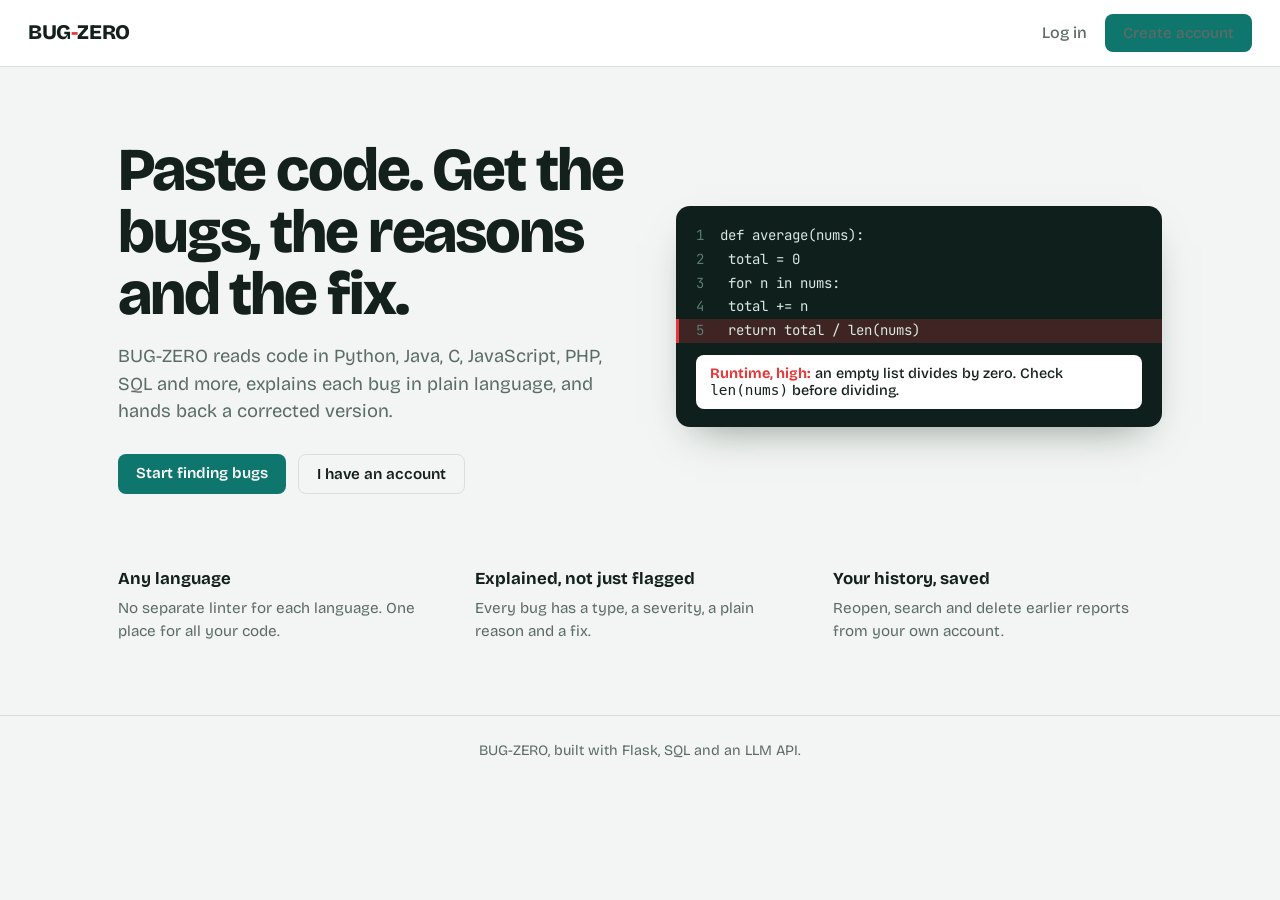
<file: frontend/index.html>
<!DOCTYPE html>
<html lang="en"><head><meta charset="utf-8"><meta name="viewport" content="width=device-width,initial-scale=1">
<title>BUG-ZERO: find bugs in any language</title><link rel="preconnect" href="https://fonts.googleapis.com"><link rel="stylesheet" href="https://fonts.googleapis.com/css2?family=Bricolage+Grotesque:wght@400;500;600;800&family=JetBrains+Mono:wght@400&display=swap">
<link rel="stylesheet" href="css/style.css"></head>
<body>
<nav class="nav"><a class="logo" href="index.html">BUG<b>-</b>ZERO</a>
  <div class="nav-links"><a href="login.html">Log in</a><a class="btn" href="register.html">Create account</a></div></nav>
<main>
<section class="hero">
  <div>
    <h1>Paste code. Get the bugs, the reasons and the fix.</h1>
    <p>BUG-ZERO reads code in Python, Java, C, JavaScript, PHP, SQL and more, explains each bug in plain language, and hands back a corrected version.</p>
    <div class="actions"><a class="btn" href="register.html">Start finding bugs</a><a class="btn ghost" href="login.html">I have an account</a></div>
  </div>
  <div class="demo" aria-label="Example bug report">
    <span class="ln"><i>1</i>def average(nums):</span>
    <span class="ln"><i>2</i>    total = 0</span>
    <span class="ln"><i>3</i>    for n in nums:</span>
    <span class="ln"><i>4</i>        total += n</span>
    <span class="ln hit"><i>5</i>    return total / len(nums)</span>
    <div class="tip"><strong>Runtime, high:</strong> an empty list divides by zero. Check <code>len(nums)</code> before dividing.</div>
  </div>
</section>
<section class="features">
  <div><h3>Any language</h3><p>No separate linter for each language. One place for all your code.</p></div>
  <div><h3>Explained, not just flagged</h3><p>Every bug has a type, a severity, a plain reason and a fix.</p></div>
  <div><h3>Your history, saved</h3><p>Reopen, search and delete earlier reports from your own account.</p></div>
</section>
</main>
<footer>BUG-ZERO, built with Flask, SQL and an LLM API.</footer>
</body></html>
</file>
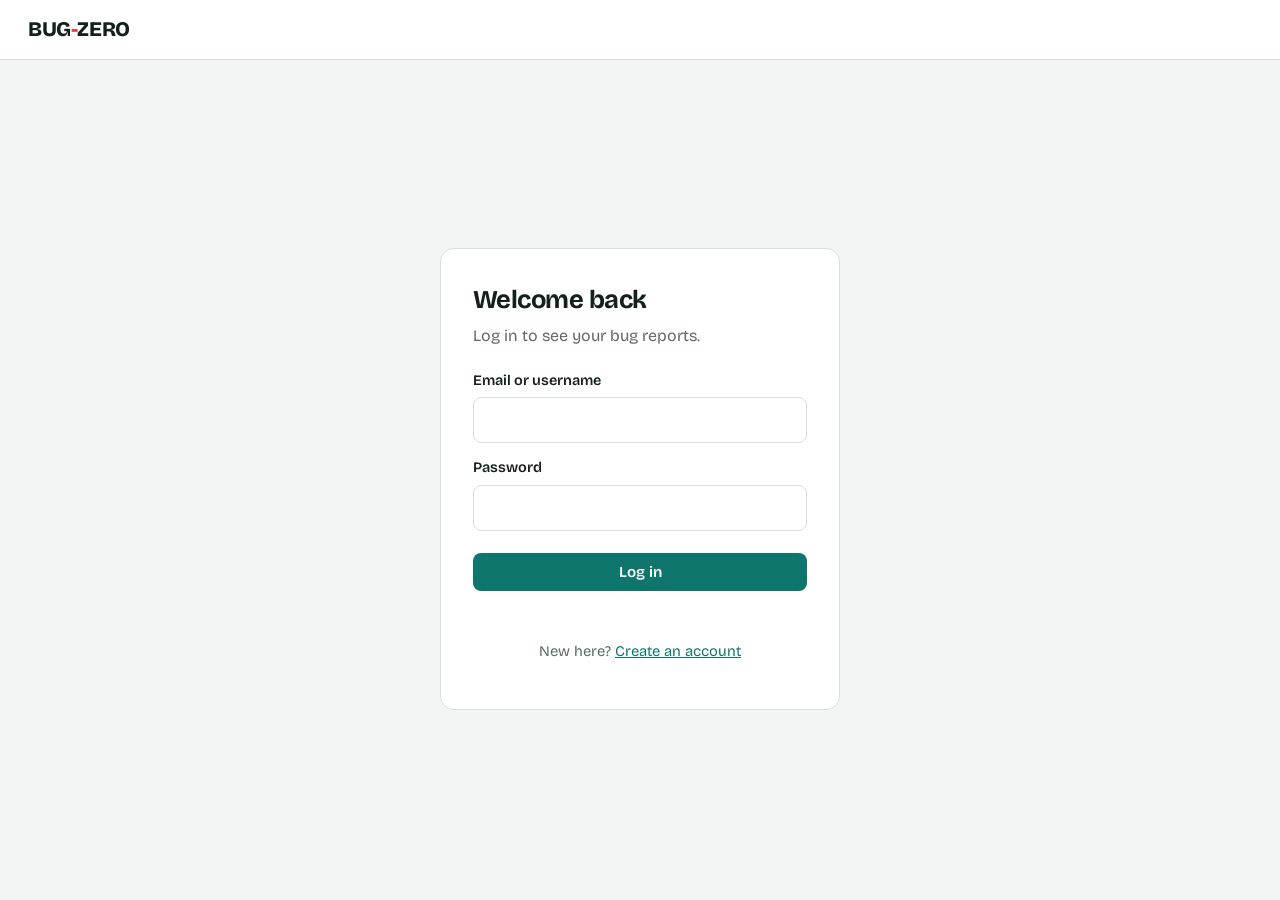
<file: frontend/history.html>
<!DOCTYPE html>
<html lang="en"><head><meta charset="utf-8"><meta name="viewport" content="width=device-width,initial-scale=1">
<title>History | BUG-ZERO</title><link rel="preconnect" href="https://fonts.googleapis.com"><link rel="stylesheet" href="https://fonts.googleapis.com/css2?family=Bricolage+Grotesque:wght@400;500;600;800&family=JetBrains+Mono:wght@400&display=swap">
<link rel="stylesheet" href="css/style.css"><link rel="stylesheet" href="css/dashboard.css"></head>
<body>
<nav class="nav"><a class="logo" href="dashboard.html">BUG<b>-</b>ZERO</a>
  <div class="nav-links"><a href="dashboard.html">Editor</a><a class="active" href="history.html">History</a><span id="nav-user"></span></div></nav>
<main class="page"><h1>Your bug reports</h1>
  <div class="toolbar"><input id="search" type="search" placeholder="Search by language, code or bug" aria-label="Search reports"></div>
  <div id="list" aria-live="polite"></div></main>
<script src="js/api.js"></script><script src="js/history.js"></script>
</body></html>
</file>
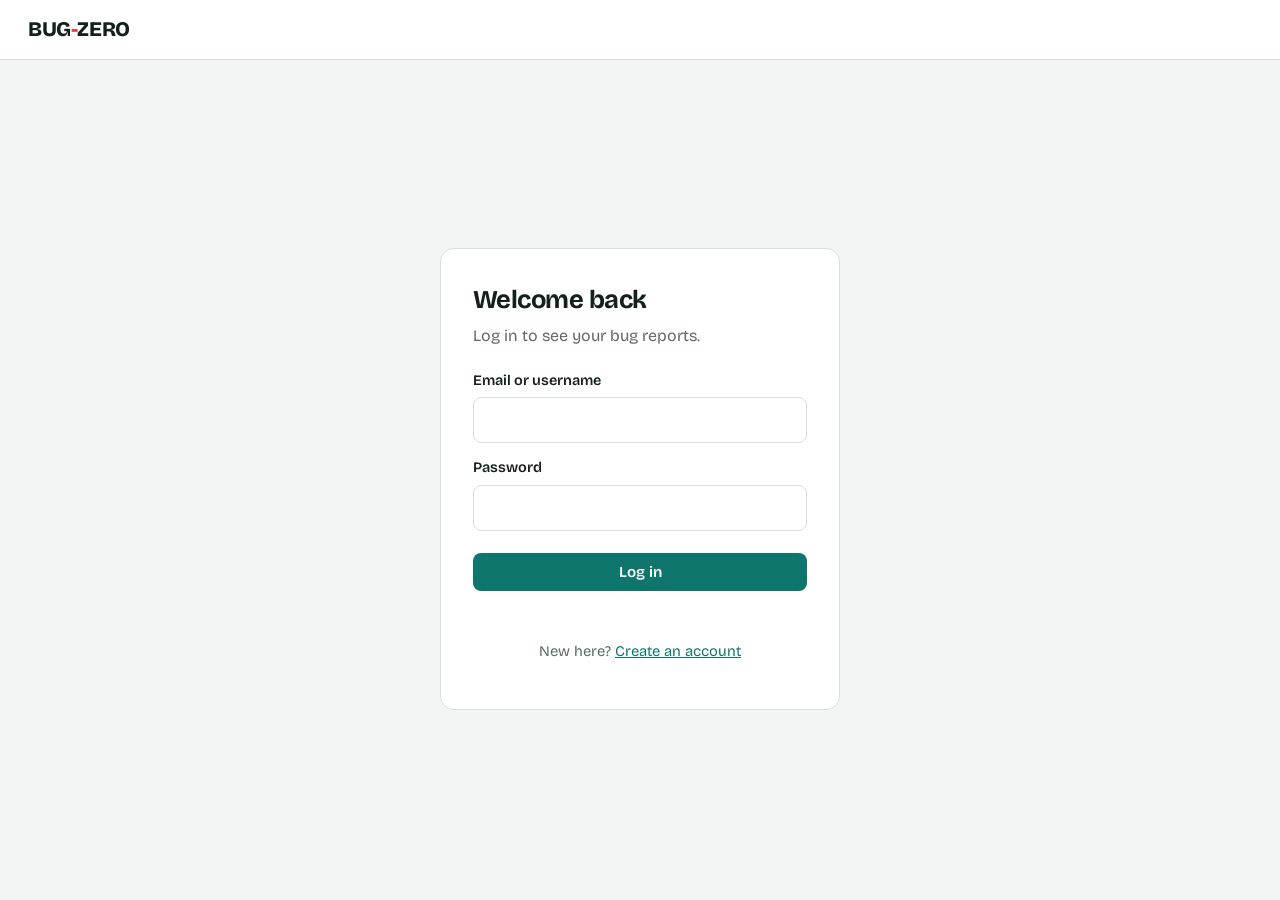
<file: frontend/login.html>
<!DOCTYPE html>
<html lang="en"><head><meta charset="utf-8"><meta name="viewport" content="width=device-width,initial-scale=1">
<title>Log in | BUG-ZERO</title><link rel="preconnect" href="https://fonts.googleapis.com"><link rel="stylesheet" href="https://fonts.googleapis.com/css2?family=Bricolage+Grotesque:wght@400;500;600;800&family=JetBrains+Mono:wght@400&display=swap">
<link rel="stylesheet" href="css/style.css"></head>
<body>
<nav class="nav"><a class="logo" href="index.html">BUG<b>-</b>ZERO</a></nav>
<main class="auth-wrap"><div class="auth-card">
  <h1>Welcome back</h1><p class="sub">Log in to see your bug reports.</p>
  <form id="auth-form" data-mode="login" novalidate>
    <label for="identifier">Email or username</label><input id="identifier" name="identifier" type="text" autocomplete="username" required>
    <label for="password">Password</label><input id="password" name="password" type="password" autocomplete="current-password" required>
    <button class="btn" type="submit">Log in</button>
    <div class="msg" id="msg" role="alert"></div>
  </form>
  <p class="alt">New here? <a href="register.html">Create an account</a></p>
</div></main>
<script src="js/api.js"></script><script src="js/auth.js"></script>
</body></html>
</file>
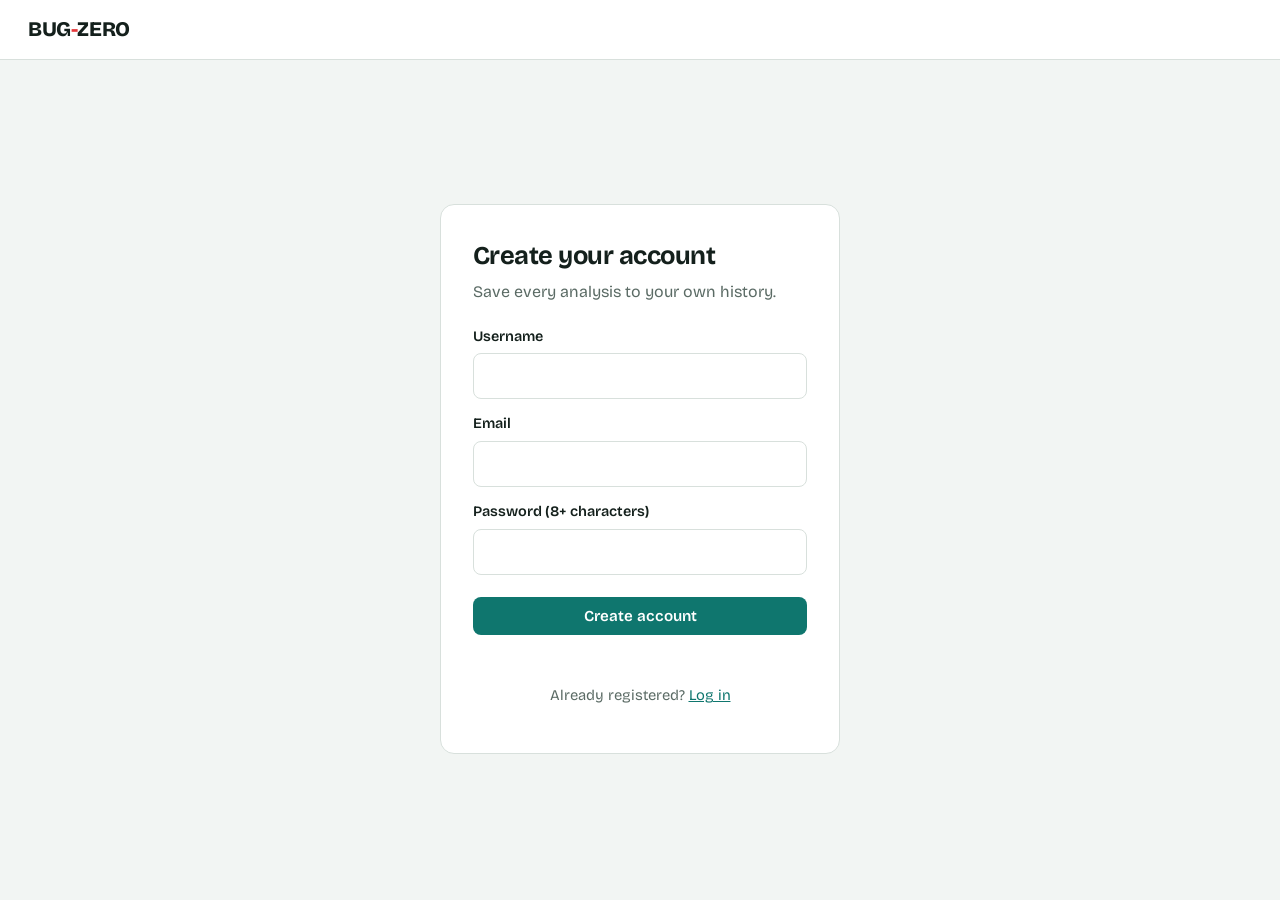
<file: frontend/register.html>
<!DOCTYPE html>
<html lang="en"><head><meta charset="utf-8"><meta name="viewport" content="width=device-width,initial-scale=1">
<title>Create account | BUG-ZERO</title><link rel="preconnect" href="https://fonts.googleapis.com"><link rel="stylesheet" href="https://fonts.googleapis.com/css2?family=Bricolage+Grotesque:wght@400;500;600;800&family=JetBrains+Mono:wght@400&display=swap">
<link rel="stylesheet" href="css/style.css"></head>
<body>
<nav class="nav"><a class="logo" href="index.html">BUG<b>-</b>ZERO</a></nav>
<main class="auth-wrap"><div class="auth-card">
  <h1>Create your account</h1><p class="sub">Save every analysis to your own history.</p>
  <form id="auth-form" data-mode="register" novalidate>
    <label for="username">Username</label><input id="username" name="username" type="text" autocomplete="username" required minlength="3">
    <label for="email">Email</label><input id="email" name="email" type="email" autocomplete="email" required>
    <label for="password">Password (8+ characters)</label><input id="password" name="password" type="password" autocomplete="new-password" required minlength="8">
    <button class="btn" type="submit">Create account</button>
    <div class="msg" id="msg" role="alert"></div>
  </form>
  <p class="alt">Already registered? <a href="login.html">Log in</a></p>
</div></main>
<script src="js/api.js"></script><script src="js/auth.js"></script>
</body></html>
</file>
<file: frontend/css/style.css>
:root{
  --paper:#f2f5f3; --card:#ffffff; --ink:#14201c; --muted:#5b6b65; --line:#d8e0dc;
  --brand:#0f766e; --brand-dark:#0b5a54; --bug:#e5383b; --bug-soft:#fde8e8;
  --low:#2f7d4f; --medium:#b7791f; --high:#d9480f; --critical:#c1121f;
  --font:"Bricolage Grotesque",system-ui,-apple-system,"Segoe UI",sans-serif;
  --mono:"JetBrains Mono",ui-monospace,Menlo,Consolas,monospace;
}
*{box-sizing:border-box}
html{scroll-behavior:smooth}
body{margin:0;font-family:var(--font);background:var(--paper);color:var(--ink);line-height:1.5;font-size:16px}
a{color:var(--brand)}
:focus-visible{outline:3px solid var(--brand);outline-offset:2px}
@media (prefers-reduced-motion:reduce){*{animation:none!important;transition:none!important}}

.nav{display:flex;align-items:center;justify-content:space-between;padding:14px 28px;background:var(--card);border-bottom:1px solid var(--line)}
.logo{font-weight:800;font-size:1.3rem;letter-spacing:-.02em;text-decoration:none;color:var(--ink)}
.logo b{color:var(--bug)}
.nav-links{display:flex;gap:18px;align-items:center}
.nav-links a{text-decoration:none;color:var(--muted);font-weight:500}
.nav-links a.active,.nav-links a:hover{color:var(--ink)}

.btn{display:inline-block;border:0;border-radius:8px;padding:10px 18px;font:600 .95rem var(--font);cursor:pointer;background:var(--brand);color:#fff;text-decoration:none;transition:background .15s}
.btn:hover{background:var(--brand-dark)}
.btn:disabled{opacity:.6;cursor:wait}
.btn.ghost{background:transparent;color:var(--ink);border:1px solid var(--line)}
.btn.ghost:hover{background:var(--paper)}
.btn.danger{background:transparent;color:var(--bug);border:1px solid #f1b9ba}
.btn.danger:hover{background:var(--bug-soft)}

/* landing */
.hero{display:grid;grid-template-columns:1.05fr 1fr;gap:48px;align-items:center;max-width:1100px;margin:0 auto;padding:72px 28px}
.hero h1{font-size:clamp(2.4rem,5vw,3.8rem);line-height:1.02;letter-spacing:-.035em;margin:0 0 18px;font-weight:800}
.hero p{color:var(--muted);font-size:1.15rem;max-width:34em;margin:0 0 28px}
.hero .actions{display:flex;gap:12px;flex-wrap:wrap}
.demo{background:#0f1f1b;color:#d9e8e2;border-radius:14px;padding:18px 0;font:14px/1.7 var(--mono);box-shadow:0 18px 40px -20px rgba(15,31,27,.5)}
.demo .ln{display:block;padding:0 20px}
.demo .ln i{color:#5d7a70;font-style:normal;margin-right:16px;user-select:none}
.demo .hit{background:rgba(229,56,59,.22);border-left:3px solid var(--bug);padding-left:17px}
.demo .tip{margin:12px 20px 0;background:#fff;color:var(--ink);border-radius:8px;padding:10px 14px;font:500 .9rem var(--font)}
.demo .tip strong{color:var(--bug)}
.features{max-width:1100px;margin:0 auto;padding:0 28px 72px;display:grid;grid-template-columns:repeat(3,1fr);gap:28px}
.features h3{margin:0 0 6px;font-size:1.05rem}
.features p{margin:0;color:var(--muted);font-size:.95rem}
footer{text-align:center;color:var(--muted);padding:24px;font-size:.9rem;border-top:1px solid var(--line)}

/* auth */
.auth-wrap{min-height:calc(100vh - 62px);display:grid;place-items:center;padding:24px}
.auth-card{width:100%;max-width:400px;background:var(--card);border:1px solid var(--line);border-radius:14px;padding:32px}
.auth-card h1{margin:0 0 4px;font-size:1.6rem;letter-spacing:-.02em}
.auth-card .sub{margin:0 0 22px;color:var(--muted)}
label{display:block;font-weight:600;font-size:.9rem;margin:14px 0 6px}
input[type=text],input[type=email],input[type=password],input[type=search],select{width:100%;padding:10px 12px;border:1px solid var(--line);border-radius:8px;font:inherit;background:#fff;color:var(--ink)}
.auth-card .btn{width:100%;margin-top:22px}
.msg{margin-top:14px;font-size:.92rem;color:var(--bug);min-height:1.2em}
.alt{margin-top:18px;text-align:center;color:var(--muted);font-size:.92rem}
</file>
<file: frontend/css/dashboard.css>
.workspace{display:grid;grid-template-columns:1fr 1fr;gap:20px;padding:20px 28px;height:calc(100vh - 62px)}
.panel{background:var(--card);border:1px solid var(--line);border-radius:12px;display:flex;flex-direction:column;min-height:0;overflow:hidden}
.panel-head{display:flex;align-items:center;gap:10px;padding:12px 16px;border-bottom:1px solid var(--line);flex-wrap:wrap}
.panel-head h2{margin:0;font-size:1rem;margin-right:auto}
.panel-head select{width:auto;padding:7px 10px}
.panel-body{flex:1;min-height:0;overflow:auto}
.CodeMirror{height:100%;font:14px/1.6 var(--mono)}
.CodeMirror-gutters{background:#f6f9f7;border-right:1px solid var(--line)}
.CodeMirror .bug-line{background:var(--bug-soft)}
.results{padding:16px}
.empty{color:var(--muted);padding:40px 24px;text-align:center}
.summary{display:flex;gap:12px;align-items:flex-start;padding:14px;border-radius:10px;background:var(--paper);margin-bottom:16px}
.summary p{margin:0}
.badge{display:inline-block;padding:2px 10px;border-radius:99px;font-size:.78rem;font-weight:700;color:#fff;white-space:nowrap}
.badge.none,.badge.low{background:var(--low)} .badge.medium{background:var(--medium)}
.badge.high{background:var(--high)} .badge.critical{background:var(--critical)}
.badge.type{background:#e3ebe7;color:var(--ink)}
.bug{border:1px solid var(--line);border-left:4px solid var(--bug);border-radius:8px;padding:12px 14px;margin-bottom:12px;cursor:pointer}
.bug:hover{background:#fafcfb}
.bug h3{margin:0 0 6px;font-size:1rem}
.bug .meta{display:flex;gap:8px;flex-wrap:wrap;margin-bottom:8px;align-items:center;font-size:.85rem;color:var(--muted)}
.bug p{margin:0 0 8px;font-size:.95rem}
.fix{background:#eef7f2;border-radius:6px;padding:8px 10px;font-size:.92rem}
.corrected{margin-top:18px}
.corrected h3{font-size:1rem;margin:0 0 8px;display:flex;align-items:center;justify-content:space-between}
.corrected pre{margin:0;background:#0f1f1b;color:#d9e8e2;padding:14px;border-radius:8px;overflow:auto;font:13px/1.6 var(--mono)}
.spinner{display:inline-block;width:14px;height:14px;border:2px solid #ffffff80;border-top-color:#fff;border-radius:50%;animation:spin .7s linear infinite;vertical-align:-2px;margin-right:6px}
@keyframes spin{to{transform:rotate(360deg)}}
.err{color:var(--bug);padding:16px}

/* history */
.page{max-width:920px;margin:0 auto;padding:28px}
.page h1{margin:0 0 16px;letter-spacing:-.02em}
.toolbar{display:flex;gap:10px;margin-bottom:18px}
.item{display:flex;gap:16px;align-items:center;background:var(--card);border:1px solid var(--line);border-radius:10px;padding:14px 16px;margin-bottom:10px}
.item .info{flex:1;min-width:0}
.item .info strong{display:block}
.item code{display:block;color:var(--muted);font:13px var(--mono);white-space:nowrap;overflow:hidden;text-overflow:ellipsis}
.item time{color:var(--muted);font-size:.85rem}

@media (max-width:860px){
  .hero,.features{grid-template-columns:1fr}
  .workspace{grid-template-columns:1fr;height:auto}
  .panel{min-height:420px}
  .item{flex-wrap:wrap}
}
</file>
